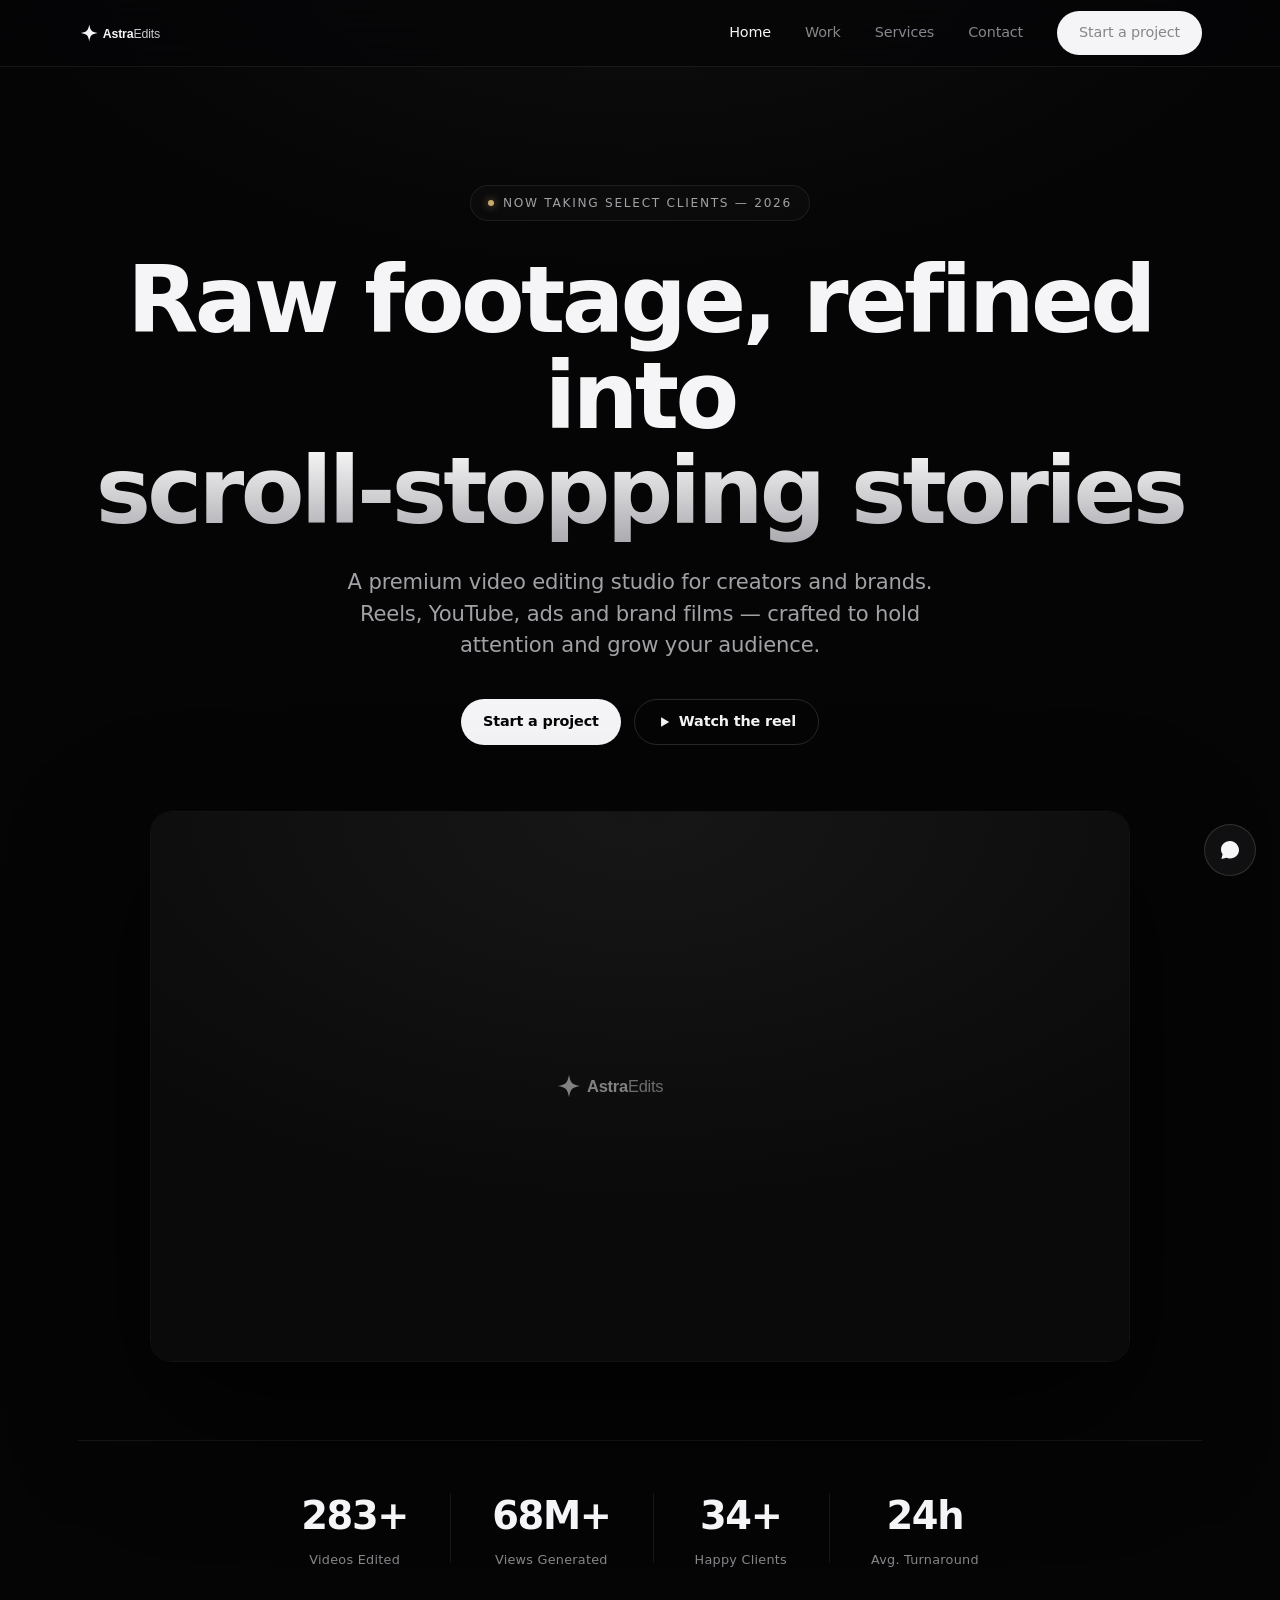
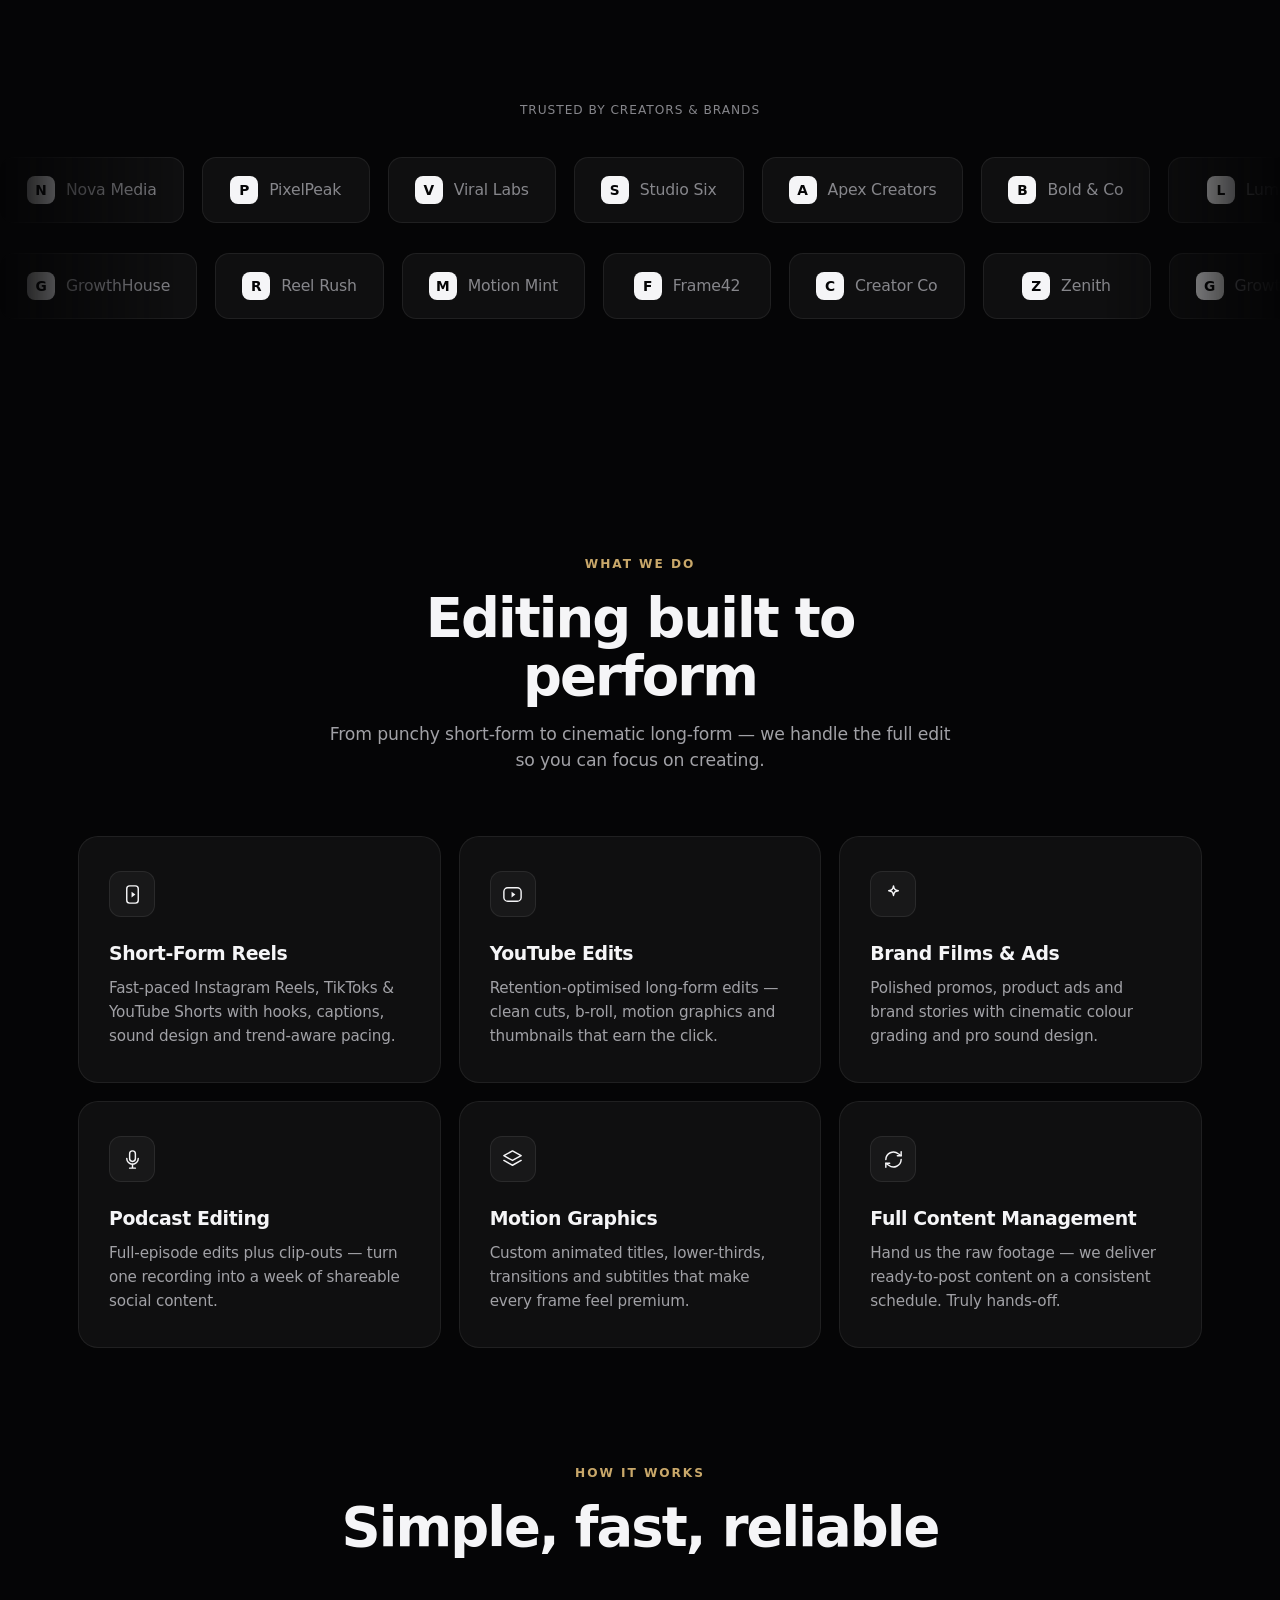
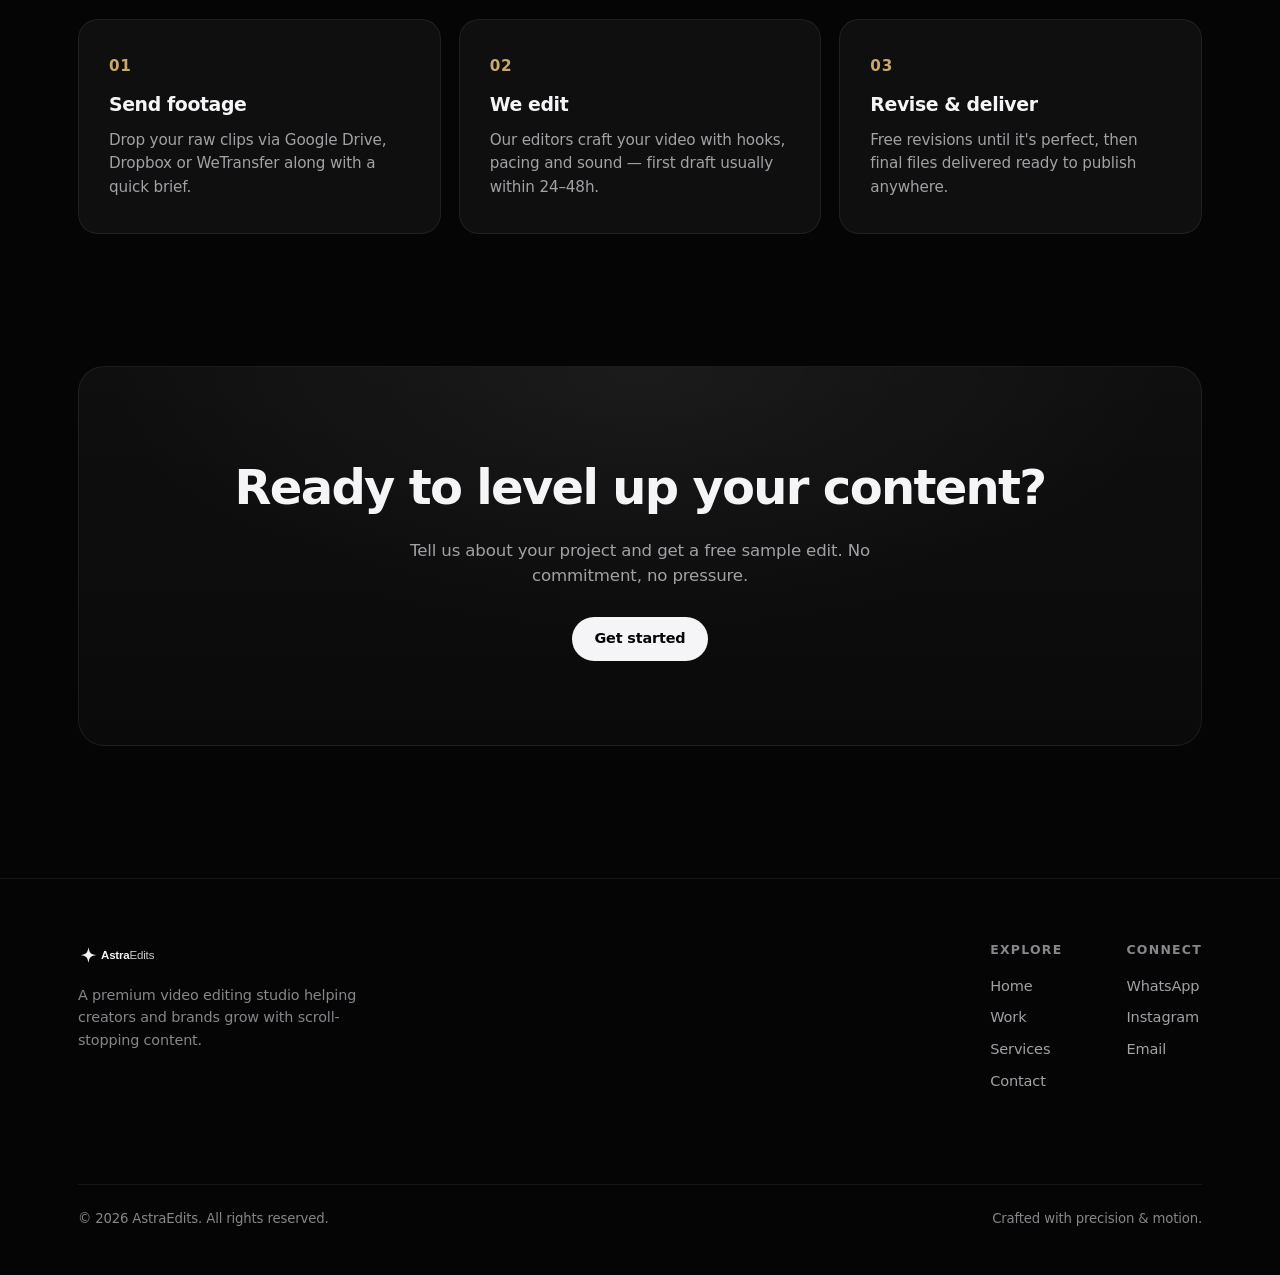
<file: index.html>
<!DOCTYPE html>
<html lang="en">
<head>
<meta charset="UTF-8">
<meta name="viewport" content="width=device-width, initial-scale=1.0">
<title>AstraEdits — Premium Video Editing for Creators &amp; Brands</title>
<meta name="description" content="AstraEdits is a premium video editing studio crafting scroll-stopping reels, YouTube edits, and brand films for creators and businesses.">
<meta property="og:title" content="AstraEdits — Premium Video Editing">
<meta property="og:description" content="Scroll-stopping reels, YouTube edits, and brand films for creators and brands.">
<meta property="og:type" content="website">
<link rel="icon" href="favicon.svg" type="image/svg+xml">
<link rel="preconnect" href="https://api.fontshare.com" crossorigin>
<link href="https://api.fontshare.com/v2/css?f[]=general-sans@300,400,500,600,700&display=swap" rel="stylesheet">
<link rel="stylesheet" href="styles.css">
</head>
<body>

<!-- NAV -->
<nav class="nav">
  <div class="wrap">
    <a href="index.html" class="brand"><img src="logo.svg" alt="AstraEdits"></a>
    <div class="nav-links">
      <a href="index.html" class="active">Home</a>
      <a href="work.html">Work</a>
      <a href="index.html#services">Services</a>
      <a href="contact.html">Contact</a>
      <a href="contact.html" class="btn">Start a project</a>
    </div>
    <button class="hamb" aria-label="Menu"><svg viewBox="0 0 24 24" fill="none" stroke="currentColor" stroke-width="1.6" stroke-linecap="round"><path d="M4 7h16M4 12h16M4 17h16"/></svg></button>
  </div>
</nav>

<!-- HERO -->
<header class="hero">
  <div class="wrap">
    <span class="eyebrow reveal"><span class="live"></span> Now taking select clients — 2026</span>
    <h1 class="reveal">Raw footage, refined into<br><span class="g">scroll-stopping stories</span></h1>
    <p class="lead reveal">A premium video editing studio for creators and brands. Reels, YouTube, ads and brand films — crafted to hold attention and grow your audience.</p>
    <div class="hero-cta reveal">
      <a href="contact.html" class="btn">Start a project</a>
      <a href="work.html" class="btn btn-ghost"><svg viewBox="0 0 24 24" fill="currentColor" stroke="none" style="width:14px;height:14px"><path d="M7 4l14 8-14 8z"/></svg> Watch the reel</a>
    </div>

    <!-- SHOWREEL — drop showreel.mp4 into the repo and it auto-plays here -->
    <div class="hero-reel reveal">
      <video autoplay muted loop playsinline preload="metadata" poster="showreel.jpg">
        <source src="showreel.mp4" type="video/mp4">
      </video>
      <div class="reel-fallback"><img src="logo.svg" alt="AstraEdits" style="height:40px;opacity:.5"></div>
    </div>

    <div class="hero-stats">
      <div class="s reveal"><div class="num" data-count="500" data-suffix="+">0</div><div class="lbl">Videos Edited</div></div>
      <div class="s reveal"><div class="num" data-count="120" data-suffix="M+">0</div><div class="lbl">Views Generated</div></div>
      <div class="s reveal"><div class="num" data-count="60" data-suffix="+">0</div><div class="lbl">Happy Clients</div></div>
      <div class="s reveal"><div class="num" data-count="24" data-suffix="h">0</div><div class="lbl">Avg. Turnaround</div></div>
    </div>
  </div>
</header>

<!-- CLIENT LOGO MARQUEE -->
<section class="section-pad" style="padding-top:40px">
  <div class="wrap">
    <p class="reveal" style="text-align:center;color:var(--muted);letter-spacing:.08em;text-transform:uppercase;font-size:.76rem;margin-bottom:30px;font-weight:500">Trusted by creators &amp; brands</p>
  </div>
  <div class="marquee reveal">
    <div class="marquee-track">
      <!-- Replace chip text/badges with real client logos (swap .badge + text for <img class="thumb">) -->
      <div class="logo-chip"><span class="badge">N</span> Nova Media</div>
      <div class="logo-chip"><span class="badge">P</span> PixelPeak</div>
      <div class="logo-chip"><span class="badge">V</span> Viral Labs</div>
      <div class="logo-chip"><span class="badge">S</span> Studio Six</div>
      <div class="logo-chip"><span class="badge">A</span> Apex Creators</div>
      <div class="logo-chip"><span class="badge">B</span> Bold &amp; Co</div>
      <div class="logo-chip"><span class="badge">L</span> Lumen</div>
      <div class="logo-chip"><span class="badge">N</span> Nova Media</div>
      <div class="logo-chip"><span class="badge">P</span> PixelPeak</div>
      <div class="logo-chip"><span class="badge">V</span> Viral Labs</div>
      <div class="logo-chip"><span class="badge">S</span> Studio Six</div>
      <div class="logo-chip"><span class="badge">A</span> Apex Creators</div>
      <div class="logo-chip"><span class="badge">B</span> Bold &amp; Co</div>
      <div class="logo-chip"><span class="badge">L</span> Lumen</div>
    </div>
  </div>
  <div class="marquee rev reveal" style="margin-top:14px">
    <div class="marquee-track">
      <div class="logo-chip"><span class="badge">G</span> GrowthHouse</div>
      <div class="logo-chip"><span class="badge">R</span> Reel Rush</div>
      <div class="logo-chip"><span class="badge">M</span> Motion Mint</div>
      <div class="logo-chip"><span class="badge">F</span> Frame42</div>
      <div class="logo-chip"><span class="badge">C</span> Creator Co</div>
      <div class="logo-chip"><span class="badge">Z</span> Zenith</div>
      <div class="logo-chip"><span class="badge">G</span> GrowthHouse</div>
      <div class="logo-chip"><span class="badge">R</span> Reel Rush</div>
      <div class="logo-chip"><span class="badge">M</span> Motion Mint</div>
      <div class="logo-chip"><span class="badge">F</span> Frame42</div>
      <div class="logo-chip"><span class="badge">C</span> Creator Co</div>
      <div class="logo-chip"><span class="badge">Z</span> Zenith</div>
    </div>
  </div>
</section>

<!-- SERVICES -->
<section class="section-pad" id="services">
  <div class="wrap">
    <div class="sec-head reveal">
      <span class="kicker">What we do</span>
      <h2>Editing built to perform</h2>
      <p>From punchy short-form to cinematic long-form — we handle the full edit so you can focus on creating.</p>
    </div>
    <div class="grid-3">
      <div class="card reveal">
        <div class="ico"><svg class="icon" viewBox="0 0 24 24"><rect x="6" y="3" width="12" height="18" rx="3"/><path d="M11 9l4 3-4 3z" fill="currentColor" stroke="none"/></svg></div>
        <h3>Short-Form Reels</h3><p>Fast-paced Instagram Reels, TikToks &amp; YouTube Shorts with hooks, captions, sound design and trend-aware pacing.</p>
      </div>
      <div class="card reveal">
        <div class="ico"><svg class="icon" viewBox="0 0 24 24"><rect x="3" y="5" width="18" height="14" rx="4"/><path d="M11 9l4 3-4 3z" fill="currentColor" stroke="none"/></svg></div>
        <h3>YouTube Edits</h3><p>Retention-optimised long-form edits — clean cuts, b-roll, motion graphics and thumbnails that earn the click.</p>
      </div>
      <div class="card reveal">
        <div class="ico"><svg class="icon" viewBox="0 0 24 24"><path d="M12 3c.6 3.6 1.4 4.4 5 5-3.6.6-4.4 1.4-5 5-.6-3.6-1.4-4.4-5-5 3.6-.6 4.4-1.4 5-5z"/></svg></div>
        <h3>Brand Films &amp; Ads</h3><p>Polished promos, product ads and brand stories with cinematic colour grading and pro sound design.</p>
      </div>
      <div class="card reveal">
        <div class="ico"><svg class="icon" viewBox="0 0 24 24"><rect x="9" y="3" width="6" height="11" rx="3"/><path d="M6 11a6 6 0 0 0 12 0"/><path d="M12 17v4M9 21h6"/></svg></div>
        <h3>Podcast Editing</h3><p>Full-episode edits plus clip-outs — turn one recording into a week of shareable social content.</p>
      </div>
      <div class="card reveal">
        <div class="ico"><svg class="icon" viewBox="0 0 24 24"><path d="M12 3l9 5-9 5-9-5 9-5z"/><path d="M3 13l9 5 9-5"/></svg></div>
        <h3>Motion Graphics</h3><p>Custom animated titles, lower-thirds, transitions and subtitles that make every frame feel premium.</p>
      </div>
      <div class="card reveal">
        <div class="ico"><svg class="icon" viewBox="0 0 24 24"><path d="M4 12a8 8 0 0 1 13-6l3 2"/><path d="M20 4v4h-4"/><path d="M20 12a8 8 0 0 1-13 6l-3-2"/><path d="M4 20v-4h4"/></svg></div>
        <h3>Full Content Management</h3><p>Hand us the raw footage — we deliver ready-to-post content on a consistent schedule. Truly hands-off.</p>
      </div>
    </div>
  </div>
</section>

<!-- PROCESS -->
<section class="section-pad" style="padding-top:0">
  <div class="wrap">
    <div class="sec-head reveal">
      <span class="kicker">How it works</span>
      <h2>Simple, fast, reliable</h2>
    </div>
    <div class="grid-3">
      <div class="card reveal"><span class="step-num">01</span><h3 style="margin-top:12px">Send footage</h3><p>Drop your raw clips via Google Drive, Dropbox or WeTransfer along with a quick brief.</p></div>
      <div class="card reveal"><span class="step-num">02</span><h3 style="margin-top:12px">We edit</h3><p>Our editors craft your video with hooks, pacing and sound — first draft usually within 24–48h.</p></div>
      <div class="card reveal"><span class="step-num">03</span><h3 style="margin-top:12px">Revise &amp; deliver</h3><p>Free revisions until it's perfect, then final files delivered ready to publish anywhere.</p></div>
    </div>
  </div>
</section>

<!-- CTA BAND -->
<section class="section-pad" style="padding-top:0">
  <div class="wrap">
    <div class="cta-band reveal">
      <h2>Ready to level up your content?</h2>
      <p>Tell us about your project and get a free sample edit. No commitment, no pressure.</p>
      <a href="contact.html" class="btn">Get started</a>
    </div>
  </div>
</section>

<!-- FOOTER -->
<footer class="footer">
  <div class="wrap">
    <div>
      <a href="index.html" class="brand"><img src="logo.svg" alt="AstraEdits"></a>
      <p class="muted">A premium video editing studio helping creators and brands grow with scroll-stopping content.</p>
    </div>
    <div class="cols">
      <div><h5>Explore</h5><a href="index.html">Home</a><a href="work.html">Work</a><a href="index.html#services">Services</a><a href="contact.html">Contact</a></div>
      <div><h5>Connect</h5>
        <a href="https://wa.me/919149045423" target="_blank" rel="noopener">WhatsApp</a>
        <a href="https://instagram.com/astraeditzz" target="_blank" rel="noopener">Instagram</a>
        <a href="mailto:satyam@astraedits.com">Email</a>
      </div>
    </div>
    <div class="copy">
      <span>&copy; 2026 AstraEdits. All rights reserved.</span>
      <span>Crafted with precision &amp; motion.</span>
    </div>
  </div>
</footer>

<a href="https://wa.me/919149045423" class="fab" target="_blank" rel="noopener" aria-label="Chat on WhatsApp"><svg viewBox="0 0 24 24"><path d="M12 3C6.9 3 3 6.9 3 11.5c0 1.7.6 3.3 1.6 4.7L3.4 21l5-1.3c1.1.5 2.3.8 3.6.8 5.1 0 9-3.9 9-8.5S17.1 3 12 3z"/></svg></a>

<script src="script.js"></script>
</body>
</html>
</file>
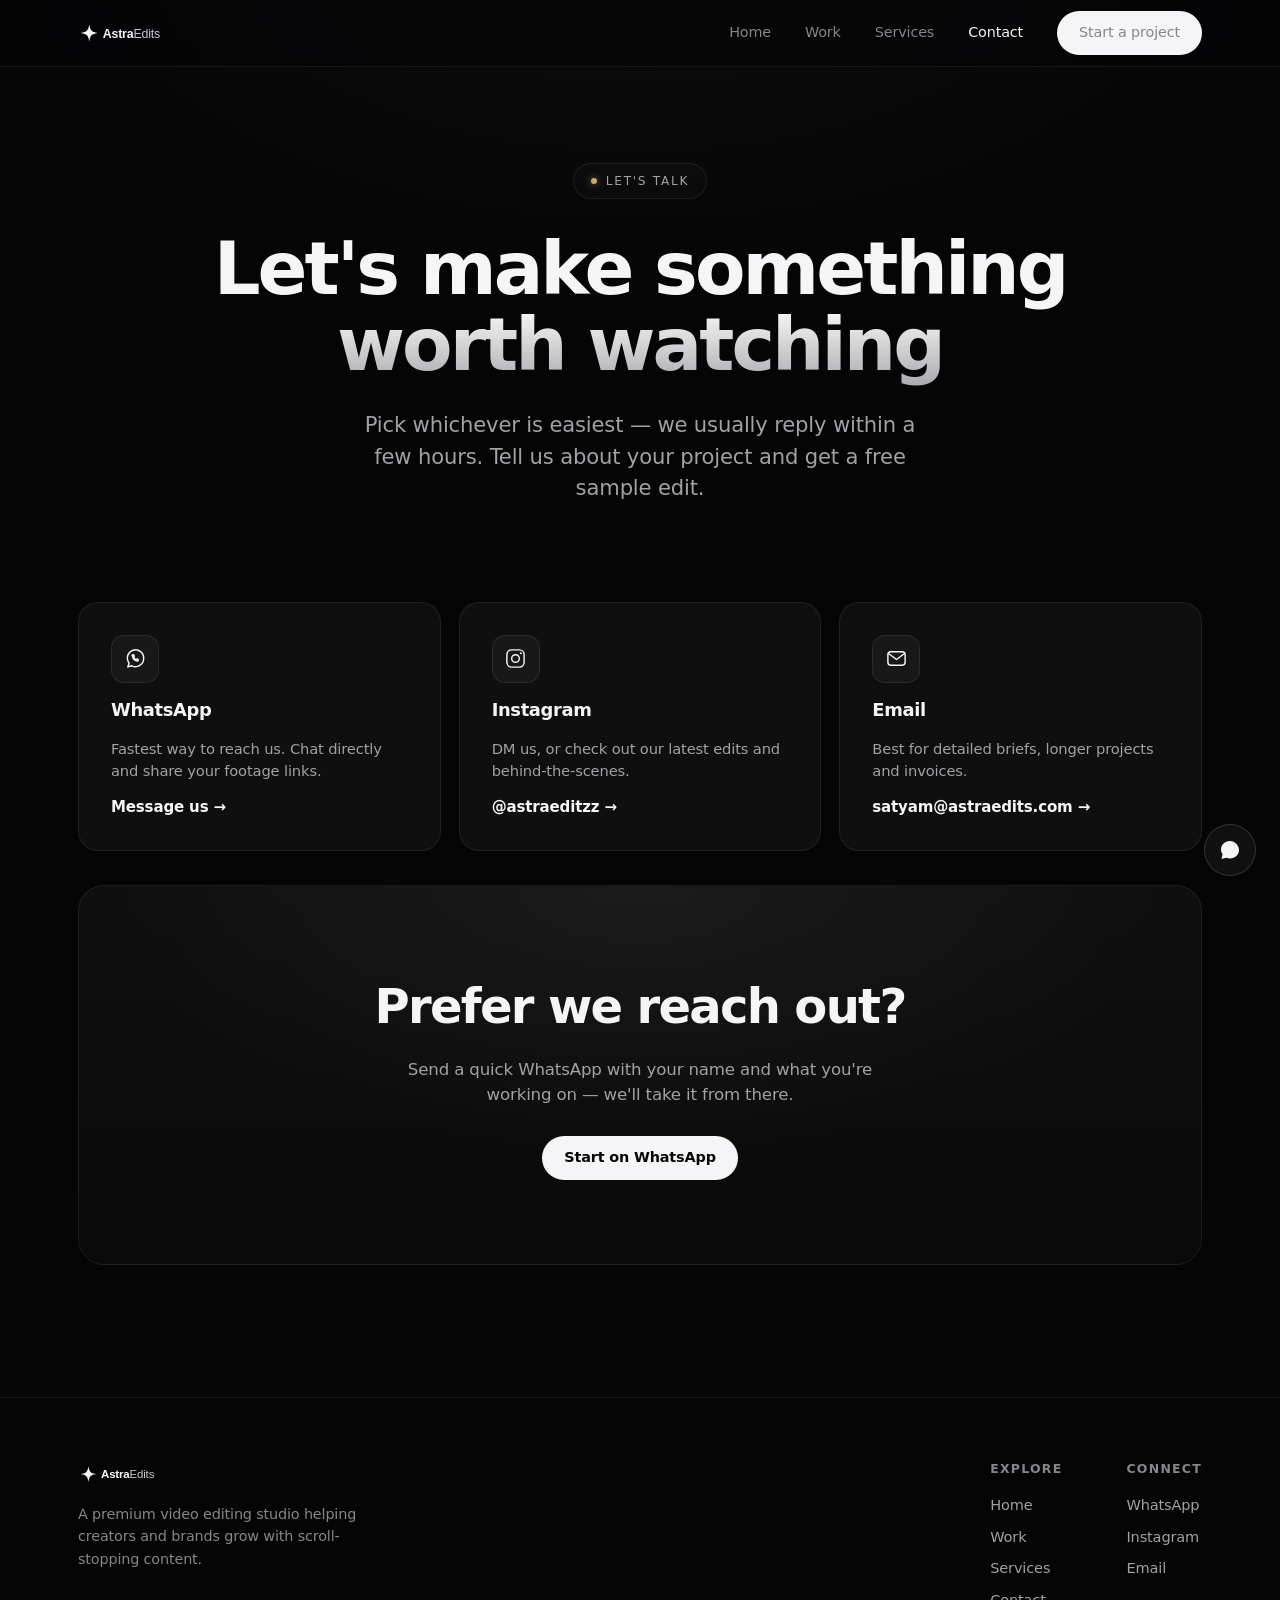
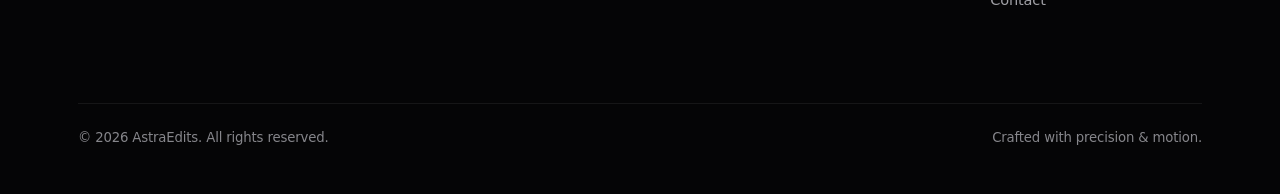
<file: contact.html>
<!DOCTYPE html>
<html lang="en">
<head>
<meta charset="UTF-8">
<meta name="viewport" content="width=device-width, initial-scale=1.0">
<title>Contact — AstraEdits</title>
<meta name="description" content="Get in touch with AstraEdits on WhatsApp, Instagram or email to start your video project.">
<meta property="og:title" content="Contact — AstraEdits">
<meta property="og:description" content="Reach AstraEdits on WhatsApp, Instagram or email to start your video project.">
<link rel="icon" href="favicon.svg" type="image/svg+xml">
<link rel="preconnect" href="https://api.fontshare.com" crossorigin>
<link href="https://api.fontshare.com/v2/css?f[]=general-sans@300,400,500,600,700&display=swap" rel="stylesheet">
<link rel="stylesheet" href="styles.css">
</head>
<body>

<!-- NAV -->
<nav class="nav">
  <div class="wrap">
    <a href="index.html" class="brand"><img src="logo.svg" alt="AstraEdits"></a>
    <div class="nav-links">
      <a href="index.html">Home</a>
      <a href="work.html">Work</a>
      <a href="index.html#services">Services</a>
      <a href="contact.html" class="active">Contact</a>
      <a href="contact.html" class="btn">Start a project</a>
    </div>
    <button class="hamb" aria-label="Menu"><svg viewBox="0 0 24 24" fill="none" stroke="currentColor" stroke-width="1.6" stroke-linecap="round"><path d="M4 7h16M4 12h16M4 17h16"/></svg></button>
  </div>
</nav>

<!-- HERO -->
<header class="hero" style="padding:96px 0 40px">
  <div class="wrap">
    <span class="eyebrow reveal"><span class="live"></span> Let's talk</span>
    <h1 class="reveal" style="font-size:clamp(2.5rem,6vw,4.6rem)">Let's make something<br><span class="g">worth watching</span></h1>
    <p class="lead reveal">Pick whichever is easiest — we usually reply within a few hours. Tell us about your project and get a free sample edit.</p>
  </div>
</header>

<!-- CONTACT CARDS -->
<section class="section-pad" style="padding-top:10px">
  <div class="wrap">
    <div class="contact-grid">
      <a class="contact-card wa reveal" href="https://wa.me/919149045423" target="_blank" rel="noopener">
        <div class="ico"><svg class="icon" viewBox="0 0 24 24"><path d="M20.5 12a8.5 8.5 0 0 1-12.3 7.6L4 20.8l1.3-4.1A8.5 8.5 0 1 1 20.5 12z"/><path d="M9 9.2c0 3 2 4.9 4.9 5.4.6.1 1-.3 1.1-.8.1-.4-.1-.7-.5-.9l-.9-.4c-.3-.1-.6 0-.8.2-.2.3-.5.3-.8.1-.8-.4-1.4-1-1.7-1.8-.1-.3-.1-.6.2-.8.2-.2.3-.5.2-.8l-.4-.9c-.2-.4-.5-.6-.9-.5-.5.1-1 .5-1 1.2z"/></svg></div>
        <h3>WhatsApp</h3>
        <p>Fastest way to reach us. Chat directly and share your footage links.</p>
        <span class="val">Message us &rarr;</span>
      </a>
      <a class="contact-card ig reveal" href="https://instagram.com/astraeditzz" target="_blank" rel="noopener">
        <div class="ico"><svg class="icon" viewBox="0 0 24 24"><rect x="3" y="3" width="18" height="18" rx="5"/><circle cx="12" cy="12" r="4"/><circle cx="17.5" cy="6.5" r="1" fill="currentColor" stroke="none"/></svg></div>
        <h3>Instagram</h3>
        <p>DM us, or check out our latest edits and behind-the-scenes.</p>
        <span class="val">@astraeditzz &rarr;</span>
      </a>
      <a class="contact-card mail reveal" href="mailto:satyam@astraedits.com">
        <div class="ico"><svg class="icon" viewBox="0 0 24 24"><rect x="3" y="5" width="18" height="14" rx="3"/><path d="M4 7l8 6 8-6"/></svg></div>
        <h3>Email</h3>
        <p>Best for detailed briefs, longer projects and invoices.</p>
        <span class="val">satyam@astraedits.com &rarr;</span>
      </a>
    </div>

    <div class="cta-band reveal" style="margin-top:34px">
      <h2>Prefer we reach out?</h2>
      <p>Send a quick WhatsApp with your name and what you're working on — we'll take it from there.</p>
      <a href="https://wa.me/919149045423?text=Hi%20AstraEdits!%20I'd%20like%20to%20start%20a%20project." class="btn" target="_blank" rel="noopener">Start on WhatsApp</a>
    </div>
  </div>
</section>

<!-- FOOTER -->
<footer class="footer">
  <div class="wrap">
    <div>
      <a href="index.html" class="brand"><img src="logo.svg" alt="AstraEdits"></a>
      <p class="muted">A premium video editing studio helping creators and brands grow with scroll-stopping content.</p>
    </div>
    <div class="cols">
      <div><h5>Explore</h5><a href="index.html">Home</a><a href="work.html">Work</a><a href="index.html#services">Services</a><a href="contact.html">Contact</a></div>
      <div><h5>Connect</h5>
        <a href="https://wa.me/919149045423" target="_blank" rel="noopener">WhatsApp</a>
        <a href="https://instagram.com/astraeditzz" target="_blank" rel="noopener">Instagram</a>
        <a href="mailto:satyam@astraedits.com">Email</a>
      </div>
    </div>
    <div class="copy">
      <span>&copy; 2026 AstraEdits. All rights reserved.</span>
      <span>Crafted with precision &amp; motion.</span>
    </div>
  </div>
</footer>

<a href="https://wa.me/919149045423" class="fab" target="_blank" rel="noopener" aria-label="Chat on WhatsApp"><svg viewBox="0 0 24 24"><path d="M12 3C6.9 3 3 6.9 3 11.5c0 1.7.6 3.3 1.6 4.7L3.4 21l5-1.3c1.1.5 2.3.8 3.6.8 5.1 0 9-3.9 9-8.5S17.1 3 12 3z"/></svg></a>

<script src="script.js"></script>
</body>
</html>
</file>
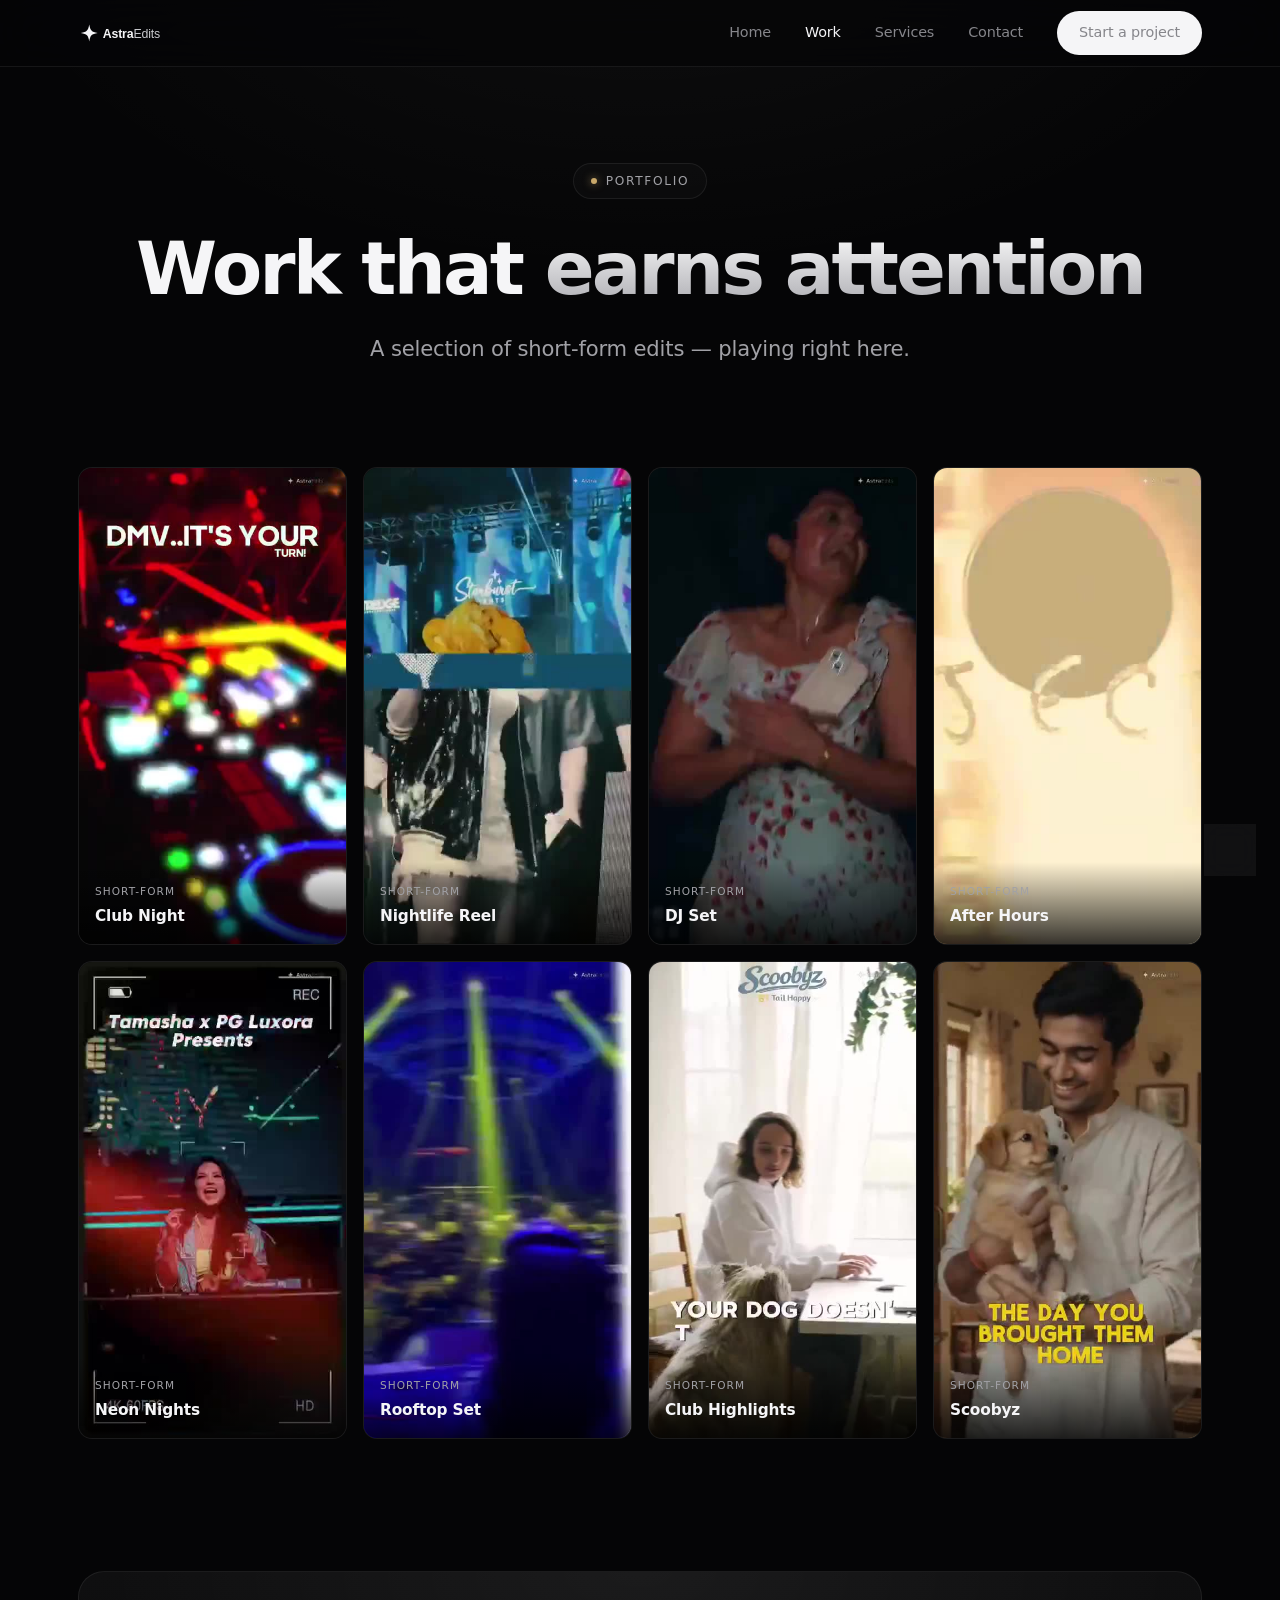
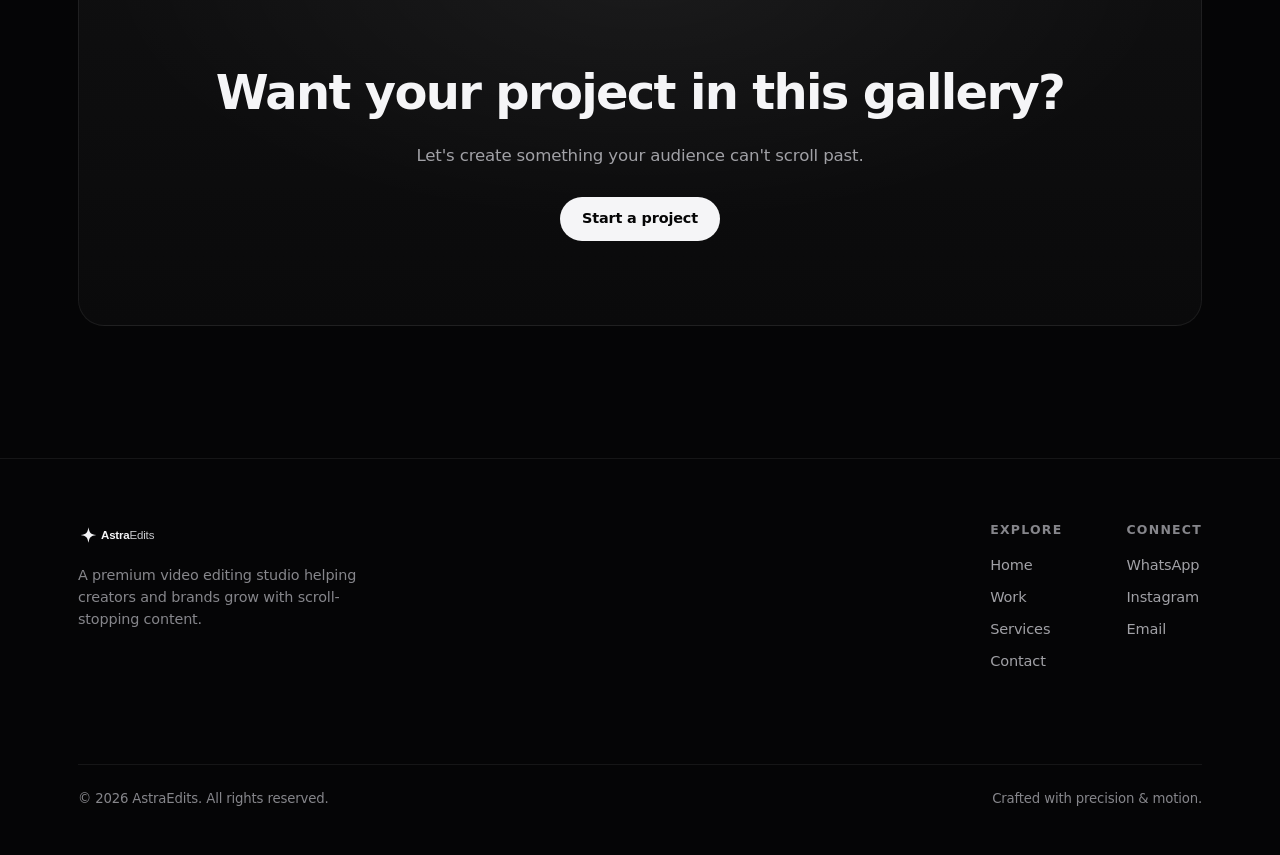
<file: work.html>
<!DOCTYPE html>
<html lang="en">
<head>
<meta charset="UTF-8">
<meta name="viewport" content="width=device-width, initial-scale=1.0">
<title>Our Work — AstraEdits</title>
<meta name="description" content="A showcase of short-form reels edited by AstraEdits.">
<meta property="og:title" content="Our Work — AstraEdits">
<meta property="og:description" content="A showcase of short-form reels edited by AstraEdits.">
<link rel="icon" href="favicon.svg" type="image/svg+xml">
<link rel="preconnect" href="https://api.fontshare.com" crossorigin>
<link href="https://api.fontshare.com/v2/css?f[]=general-sans@300,400,500,600,700&display=swap" rel="stylesheet">
<link rel="stylesheet" href="styles.css">
</head>
<body>

<!-- NAV -->
<nav class="nav">
  <div class="wrap">
    <a href="index.html" class="brand"><img src="logo.svg" alt="AstraEdits"></a>
    <div class="nav-links">
      <a href="index.html">Home</a>
      <a href="work.html" class="active">Work</a>
      <a href="index.html#services">Services</a>
      <a href="contact.html">Contact</a>
      <a href="contact.html" class="btn">Start a project</a>
    </div>
    <button class="hamb" aria-label="Menu"><svg viewBox="0 0 24 24" fill="none" stroke="currentColor" stroke-width="1.6" stroke-linecap="round"><path d="M4 7h16M4 12h16M4 17h16"/></svg></button>
  </div>
</nav>

<!-- HERO -->
<header class="hero" style="padding:96px 0 44px">
  <div class="wrap">
    <span class="eyebrow reveal"><span class="live"></span> Portfolio</span>
    <h1 class="reveal" style="font-size:clamp(2.6rem,6vw,4.6rem)">Work that <span class="g">earns attention</span></h1>
    <p class="lead reveal">A selection of short-form edits — playing right here.</p>
  </div>
</header>

<!-- REEL WALL -->
<section class="section-pad" style="padding-top:20px">
  <div class="wrap">
    <div class="work-grid">
      <div class="reel reveal">
        <video class="thumb" muted loop playsinline preload="metadata" poster="club-1.jpg" data-autoplay><source src="club-1.mp4" type="video/mp4"></video>
        <div class="meta"><span class="tag">Short-Form</span><h4>Club Night</h4></div>
      </div>
      <div class="reel reveal">
        <video class="thumb" muted loop playsinline preload="metadata" poster="club-2.jpg" data-autoplay><source src="club-2.mp4" type="video/mp4"></video>
        <div class="meta"><span class="tag">Short-Form</span><h4>Nightlife Reel</h4></div>
      </div>
      <div class="reel reveal">
        <video class="thumb" muted loop playsinline preload="metadata" poster="club-3.jpg" data-autoplay><source src="club-3.mp4" type="video/mp4"></video>
        <div class="meta"><span class="tag">Short-Form</span><h4>DJ Set</h4></div>
      </div>
      <div class="reel reveal">
        <video class="thumb" muted loop playsinline preload="metadata" poster="club-4.jpg" data-autoplay><source src="club-4.mp4" type="video/mp4"></video>
        <div class="meta"><span class="tag">Short-Form</span><h4>After Hours</h4></div>
      </div>
      <div class="reel reveal">
        <video class="thumb" muted loop playsinline preload="metadata" poster="club-5.jpg" data-autoplay><source src="club-5.mp4" type="video/mp4"></video>
        <div class="meta"><span class="tag">Short-Form</span><h4>Neon Nights</h4></div>
      </div>
      <div class="reel reveal">
        <video class="thumb" muted loop playsinline preload="metadata" poster="club-6.jpg" data-autoplay><source src="club-6.mp4" type="video/mp4"></video>
        <div class="meta"><span class="tag">Short-Form</span><h4>Rooftop Set</h4></div>
      </div>
      <div class="reel reveal">
        <video class="thumb" muted loop playsinline preload="metadata" poster="club-7.jpg" data-autoplay><source src="club-7.mp4" type="video/mp4"></video>
        <div class="meta"><span class="tag">Short-Form</span><h4>Club Highlights</h4></div>
      </div>
      <div class="reel reveal">
        <video class="thumb" muted loop playsinline preload="metadata" poster="scoobyz.jpg" data-autoplay><source src="scoobyz.mp4" type="video/mp4"></video>
        <div class="meta"><span class="tag">Short-Form</span><h4>Scoobyz</h4></div>
      </div>
    </div>
  </div>
</section>

<!-- CTA BAND -->
<section class="section-pad" style="padding-top:0">
  <div class="wrap">
    <div class="cta-band reveal">
      <h2>Want your project in this gallery?</h2>
      <p>Let's create something your audience can't scroll past.</p>
      <a href="contact.html" class="btn">Start a project</a>
    </div>
  </div>
</section>

<!-- FOOTER -->
<footer class="footer">
  <div class="wrap">
    <div>
      <a href="index.html" class="brand"><img src="logo.svg" alt="AstraEdits"></a>
      <p class="muted">A premium video editing studio helping creators and brands grow with scroll-stopping content.</p>
    </div>
    <div class="cols">
      <div><h5>Explore</h5><a href="index.html">Home</a><a href="work.html">Work</a><a href="index.html#services">Services</a><a href="contact.html">Contact</a></div>
      <div><h5>Connect</h5>
        <a href="https://wa.me/919149045423" target="_blank" rel="noopener">WhatsApp</a>
        <a href="https://instagram.com/astraeditzz" target="_blank" rel="noopener">Instagram</a>
        <a href="mailto:satyam@astraedits.com">Email</a>
      </div>
    </div>
    <div class="copy">
      <span>&copy; 2026 AstraEdits. All rights reserved.</span>
      <span>Crafted with precision &amp; motion.</span>
    </div>
  </div>
</footer>

<a href="https://wa.me/919149045423" class="fab" target="_blank" rel="noopener" aria-label="Chat on WhatsApp"><svg viewBox="0 0 24 24"><path d="M12 3C6.9 3 3 6.9 3 11.5c0 1.7.6 3.3 1.6 4.7L3.4 21l5-1.3c1.1.5 2.3.8 3.6.8 5.1 0 9-3.9 9-8.5S17.1 3 12 3z"/></svg></a>

<script src="script.js"></script>
</body>
</html>
</file>
<file: styles.css>
/* ===== AstraEdits — Monochrome Luxe (Apple-inspired) ===== */
:root{
  --bg:#050506;
  --bg-2:#0a0a0b;
  --surface:#0f0f10;
  --surface-2:#141416;
  --border:rgba(255,255,255,.07);
  --hairline:rgba(255,255,255,.14);
  --text:#f5f5f7;
  --muted:#86868b;
  --muted-2:#a1a1a6;
  --gold:#c9a86a;          /* single restrained luxe accent */
  --radius:20px;
  --radius-sm:14px;
  --maxw:1180px;
  --font:-apple-system,BlinkMacSystemFont,'General Sans','Segoe UI',system-ui,sans-serif;
  --ease:cubic-bezier(.22,1,.36,1);
}

*{box-sizing:border-box;margin:0;padding:0}
html{scroll-behavior:smooth;-webkit-text-size-adjust:100%}
body{
  font-family:var(--font);
  background:var(--bg);
  color:var(--text);
  line-height:1.5;
  letter-spacing:-0.01em;
  overflow-x:hidden;
  -webkit-font-smoothing:antialiased;
  text-rendering:optimizeLegibility;
}
a{color:inherit;text-decoration:none}
img{max-width:100%;display:block}
.wrap{max-width:var(--maxw);margin:0 auto;padding:0 28px}
section{position:relative}

/* whisper-soft neutral vignette — no colour */
body::before{
  content:"";position:fixed;inset:0;z-index:-2;
  background:
    radial-gradient(1100px 620px at 50% -12%, rgba(255,255,255,.045), transparent 62%),
    var(--bg);
}

/* ===== Nav ===== */
.nav{
  position:sticky;top:0;z-index:50;
  backdrop-filter:saturate(180%) blur(20px);
  -webkit-backdrop-filter:saturate(180%) blur(20px);
  background:rgba(5,5,6,.7);
  border-bottom:1px solid var(--border);
}
.nav .wrap{display:flex;align-items:center;justify-content:space-between;height:66px}
.brand{display:flex;align-items:center}
.brand img{height:30px;width:auto}
.nav-links{display:flex;align-items:center;gap:34px}
.nav-links a{color:var(--muted);font-size:.9rem;font-weight:500;transition:color .25s var(--ease)}
.nav-links a:hover,.nav-links a.active{color:var(--text)}
.btn{
  display:inline-flex;align-items:center;gap:8px;
  padding:11px 22px;border-radius:980px;font-weight:600;font-size:.9rem;letter-spacing:-0.01em;
  background:var(--text);color:#050506;
  transition:transform .25s var(--ease),opacity .25s var(--ease);
  cursor:pointer;border:none;white-space:nowrap;
}
.btn:hover{transform:translateY(-1px);opacity:.9}
.btn-ghost{background:transparent;color:var(--text);border:1px solid var(--hairline)}
.btn-ghost:hover{background:rgba(255,255,255,.05);border-color:rgba(255,255,255,.3);opacity:1}
.btn svg{width:16px;height:16px}
.hamb{display:none;background:none;border:none;color:var(--text);cursor:pointer}
.hamb svg{width:26px;height:26px}

/* ===== Icons ===== */
.icon{width:24px;height:24px;stroke:currentColor;fill:none;stroke-width:1.5;stroke-linecap:round;stroke-linejoin:round;display:block}

/* ===== Hero ===== */
.hero{padding:118px 0 92px;text-align:center;position:relative;overflow:hidden}
.eyebrow{
  display:inline-flex;align-items:center;gap:9px;font-size:.76rem;letter-spacing:.14em;text-transform:uppercase;
  color:var(--muted-2);border:1px solid var(--border);padding:8px 17px;border-radius:980px;margin-bottom:32px;
  background:rgba(255,255,255,.02);font-weight:500;
}
.eyebrow .live{width:6px;height:6px;border-radius:50%;background:var(--gold);box-shadow:0 0 9px rgba(201,168,106,.7);animation:pulse 2s infinite}
@keyframes pulse{50%{opacity:.35}}
.hero h1{
  font-weight:600;line-height:1.03;letter-spacing:-0.04em;
  font-size:clamp(2.8rem,7.4vw,5.8rem);margin-bottom:26px;color:var(--text);
}
.hero h1 .g{
  background:linear-gradient(180deg,#ffffff 0%,#8f8f96 130%);
  -webkit-background-clip:text;background-clip:text;-webkit-text-fill-color:transparent;
}
.hero p.lead{font-size:clamp(1.08rem,1.9vw,1.32rem);color:var(--muted-2);max-width:590px;margin:0 auto 38px;font-weight:400;line-height:1.5}
.hero-cta{display:flex;gap:13px;justify-content:center;flex-wrap:wrap}
.hero-stats{display:flex;gap:0;justify-content:center;flex-wrap:wrap;margin-top:78px;border-top:1px solid var(--border);padding-top:46px}
.hero-stats .s{text-align:center;padding:0 42px;position:relative}
.hero-stats .s+.s::before{content:"";position:absolute;left:0;top:6px;bottom:6px;width:1px;background:var(--border)}
.hero-stats .num{font-size:2.4rem;font-weight:600;letter-spacing:-0.035em}
.hero-stats .lbl{font-size:.8rem;color:var(--muted);letter-spacing:.02em;margin-top:5px}

/* showreel montage frame */
.hero-reel{
  max-width:980px;margin:66px auto 0;border-radius:22px;overflow:hidden;position:relative;
  border:1px solid var(--border);background:#000;aspect-ratio:16/9;
  box-shadow:0 50px 130px rgba(0,0,0,.7);
}
.hero-reel video,.hero-reel iframe{position:absolute;inset:0;width:100%;height:100%;object-fit:cover;border:0;opacity:0;transition:opacity .8s var(--ease);z-index:2}
.hero-reel video.loaded{opacity:1}
.hero-reel .reel-fallback{position:absolute;inset:0;display:grid;place-items:center;
  background:radial-gradient(120% 120% at 50% 0%, rgba(255,255,255,.05), transparent 60%),#0a0a0b}

/* reveal on scroll */
.reveal{opacity:0;transform:translateY(22px);transition:opacity .8s var(--ease),transform .8s var(--ease)}
.reveal.in{opacity:1;transform:none}

/* ===== Section headings ===== */
.sec-head{text-align:center;max-width:640px;margin:0 auto 62px}
.sec-head .kicker{color:var(--gold);font-size:.76rem;letter-spacing:.16em;text-transform:uppercase;font-weight:600}
.sec-head h2{font-size:clamp(2rem,4.4vw,3.4rem);letter-spacing:-0.035em;font-weight:600;margin:15px 0 16px;line-height:1.07}
.sec-head p{color:var(--muted-2);font-size:1.08rem}
.section-pad{padding:112px 0}

/* ===== Cards / services ===== */
.grid-3{display:grid;grid-template-columns:repeat(3,1fr);gap:18px}
.card{
  background:var(--surface);
  border:1px solid var(--border);border-radius:var(--radius);padding:34px 30px;
  transition:transform .4s var(--ease),border-color .4s var(--ease),background .4s var(--ease);
}
.card:hover{transform:translateY(-4px);border-color:var(--hairline);background:var(--surface-2)}
.card .ico{
  width:46px;height:46px;border-radius:12px;display:grid;place-items:center;margin-bottom:22px;
  background:rgba(255,255,255,.04);border:1px solid rgba(255,255,255,.08);color:var(--text);
}
.card .ico .icon{width:23px;height:23px}
.card h3{font-size:1.18rem;font-weight:600;margin-bottom:10px;letter-spacing:-0.02em}
.card p{color:var(--muted-2);font-size:.95rem;line-height:1.55}
.card .step-num{font-size:.95rem;font-weight:600;color:var(--gold);letter-spacing:.05em}

/* ===== Client logo marquee ===== */
.marquee{overflow:hidden;position:relative;padding:8px 0;-webkit-mask-image:linear-gradient(90deg,transparent,#000 14%,#000 86%,transparent);mask-image:linear-gradient(90deg,transparent,#000 14%,#000 86%,transparent)}
.marquee-track{display:flex;gap:18px;width:max-content;animation:scroll 40s linear infinite}
.marquee:hover .marquee-track{animation-play-state:paused}
.marquee.rev .marquee-track{animation-direction:reverse;animation-duration:46s}
@keyframes scroll{to{transform:translateX(-50%)}}
.logo-chip{
  display:flex;align-items:center;justify-content:center;gap:11px;
  min-width:168px;height:66px;padding:0 26px;border-radius:var(--radius-sm);
  background:var(--surface);border:1px solid var(--border);
  font-weight:500;color:var(--muted);font-size:.98rem;letter-spacing:-0.01em;
  transition:color .3s,border-color .3s;white-space:nowrap;
}
.logo-chip:hover{color:var(--text);border-color:var(--hairline)}
.logo-chip .badge{width:28px;height:28px;border-radius:8px;display:grid;place-items:center;font-weight:600;font-size:.86rem;color:#050506;background:var(--text)}

/* ===== Work grid — uniform vertical reels ===== */
.work-grid{display:grid;grid-template-columns:repeat(4,1fr);gap:16px}
.filters{display:flex;gap:9px;justify-content:center;flex-wrap:wrap;margin-bottom:48px}
.filter{padding:9px 20px;border-radius:980px;border:1px solid var(--border);background:transparent;color:var(--muted);font-weight:500;cursor:pointer;font-size:.88rem;transition:all .25s var(--ease)}
.filter:hover{color:var(--text);border-color:var(--hairline)}
.filter.active{background:var(--text);color:#050506;border-color:transparent}
.reel{
  position:relative;border-radius:var(--radius-sm);overflow:hidden;border:1px solid var(--border);
  background:#0a0a0b;aspect-ratio:9/16;transition:transform .4s var(--ease),box-shadow .4s var(--ease),border-color .4s var(--ease);
}
.reel:hover{transform:translateY(-4px);border-color:var(--hairline);box-shadow:0 28px 64px rgba(0,0,0,.6)}
.reel .thumb{position:absolute;inset:0;width:100%;height:100%;object-fit:cover}
.reel video.thumb{background:#0a0a0b}
.reel .meta{position:absolute;left:0;right:0;bottom:0;padding:16px;background:linear-gradient(0deg,rgba(0,0,0,.78),transparent);z-index:3}
.reel .meta .tag{font-size:.66rem;letter-spacing:.1em;text-transform:uppercase;color:var(--muted-2);font-weight:500}
.reel .meta h4{font-size:.96rem;font-weight:600;letter-spacing:-0.01em;margin-top:3px}

/* ===== Contact ===== */
.contact-grid{display:grid;grid-template-columns:repeat(3,1fr);gap:18px;margin-top:10px}
.contact-card{
  display:flex;flex-direction:column;align-items:flex-start;gap:14px;
  padding:32px;border-radius:var(--radius);border:1px solid var(--border);
  background:var(--surface);transition:transform .4s var(--ease),border-color .4s var(--ease),background .4s var(--ease);
}
.contact-card:hover{transform:translateY(-4px);background:var(--surface-2);border-color:var(--hairline)}
.contact-card .ico{width:48px;height:48px;border-radius:13px;display:grid;place-items:center;background:rgba(255,255,255,.04);border:1px solid rgba(255,255,255,.08);color:var(--text)}
.contact-card .ico .icon{width:23px;height:23px}
.contact-card h3{font-size:1.12rem;font-weight:600;letter-spacing:-0.02em}
.contact-card p{color:var(--muted-2);font-size:.92rem;line-height:1.5}
.contact-card .val{font-weight:600;color:var(--text);font-size:.94rem}
.cta-band{
  text-align:center;padding:84px 30px;border-radius:26px;margin-top:20px;
  background:linear-gradient(180deg,var(--surface),var(--bg-2));border:1px solid var(--border);position:relative;overflow:hidden;
}
.cta-band::before{content:"";position:absolute;inset:0;background:radial-gradient(80% 120% at 50% 0%, rgba(255,255,255,.05), transparent 60%);pointer-events:none}
.cta-band h2{font-size:clamp(1.9rem,4vw,3rem);letter-spacing:-0.035em;font-weight:600;margin-bottom:16px;position:relative}
.cta-band p{color:var(--muted-2);max-width:520px;margin:0 auto 28px;position:relative;font-size:1.04rem}
.cta-band .btn{position:relative}

/* ===== Footer ===== */
.footer{border-top:1px solid var(--border);padding:62px 0 46px;margin-top:20px}
.footer .wrap{display:flex;justify-content:space-between;gap:40px;flex-wrap:wrap;align-items:flex-start}
.footer .brand img{height:28px}
.footer .muted{color:var(--muted);font-size:.9rem;max-width:280px;margin-top:15px;line-height:1.55}
.footer .cols{display:flex;gap:64px;flex-wrap:wrap}
.footer h5{font-size:.78rem;letter-spacing:.1em;text-transform:uppercase;color:var(--muted);margin-bottom:15px;font-weight:600}
.footer a{display:block;color:var(--muted-2);font-size:.91rem;margin-bottom:10px;transition:color .25s}
.footer a:hover{color:var(--text)}
.footer .copy{width:100%;border-top:1px solid var(--border);margin-top:42px;padding-top:24px;color:var(--muted);font-size:.83rem;display:flex;justify-content:space-between;flex-wrap:wrap;gap:10px}

/* floating whatsapp — refined glass, not neon */
.fab{position:fixed;right:24px;bottom:24px;z-index:60;width:52px;height:52px;border-radius:50%;background:rgba(20,20,22,.8);backdrop-filter:blur(10px);border:1px solid var(--hairline);display:grid;place-items:center;transition:transform .3s var(--ease),background .3s;color:var(--text)}
.fab svg{width:24px;height:24px;fill:currentColor;stroke:none}
.fab:hover{transform:scale(1.08);background:rgba(30,30,33,.9)}

/* ===== Responsive ===== */
@media(max-width:1080px){ .work-grid{grid-template-columns:repeat(3,1fr)} }
@media(max-width:900px){
  .grid-3,.contact-grid{grid-template-columns:1fr 1fr}
  .nav-links{position:fixed;inset:66px 0 auto 0;flex-direction:column;background:rgba(5,5,6,.98);backdrop-filter:blur(20px);padding:26px 28px;gap:22px;border-bottom:1px solid var(--border);transform:translateY(-130%);transition:transform .4s var(--ease);height:auto}
  .nav-links.open{transform:none}
  .hamb{display:block}
  .hero-stats .s{padding:14px 26px}
}
@media(max-width:680px){
  .work-grid{grid-template-columns:repeat(2,1fr)}
  .grid-3,.contact-grid{grid-template-columns:1fr}
  .hero-stats{gap:0}
  .hero-stats .s+.s::before{display:none}
  .footer .wrap{flex-direction:column}
  .section-pad{padding:78px 0}
}
</file>
